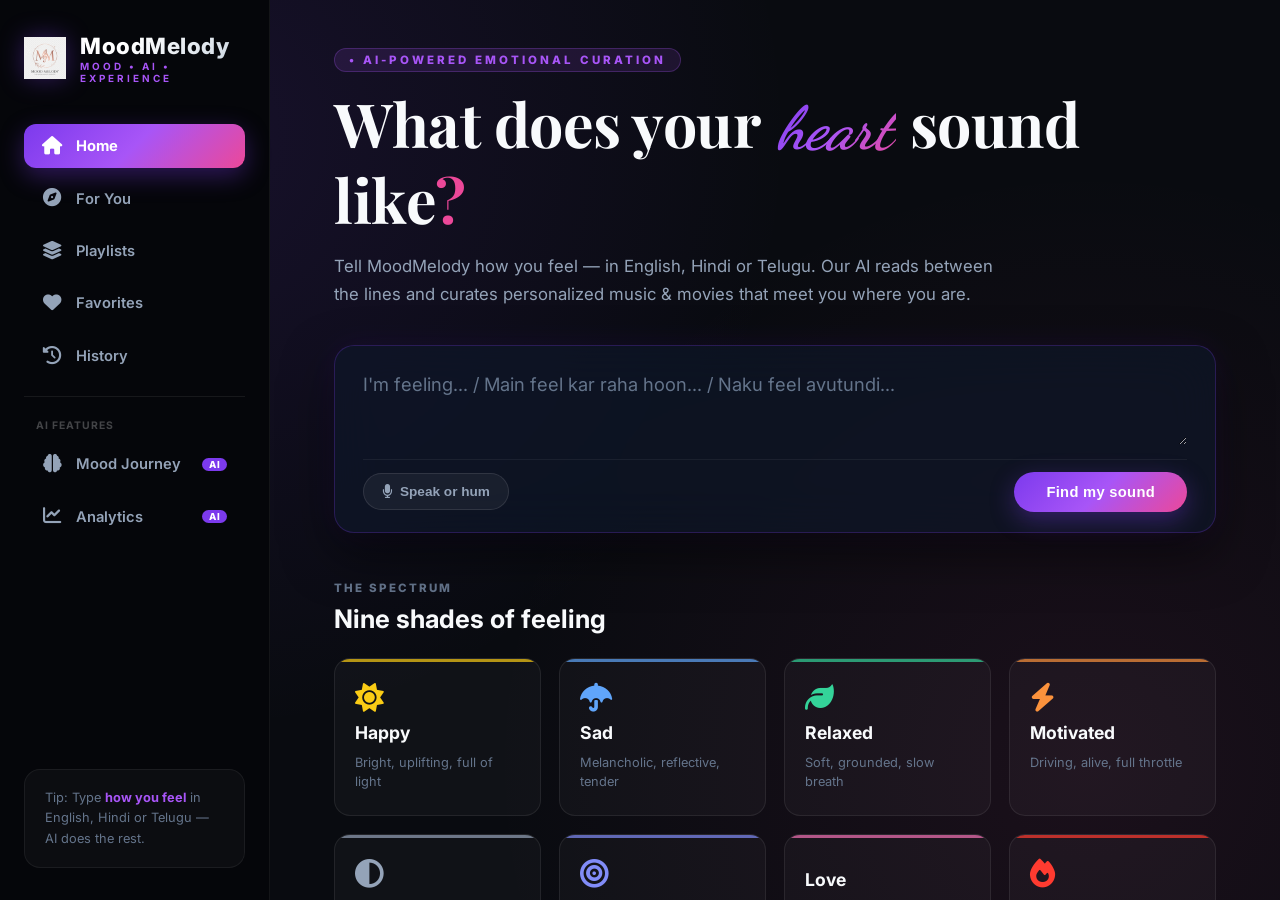
<file: index.html>
<!DOCTYPE html>
<html lang="en">
<head>
    <meta charset="UTF-8">
    <meta name="viewport" content="width=device-width, initial-scale=1.0">
    <title>MoodMelody | AI Music & Movie Recommendations</title>
    <meta name="description" content="MoodMelody — An AI-powered multilingual emotional entertainment platform. Describe your mood in English, Hindi or Telugu and get personalized music and movie recommendations.">
    <link rel="stylesheet" href="static/css/styles.css?v=4.0">
    <link rel="stylesheet" href="static/css/movies.css?v=1.0">
    <link rel="stylesheet" href="https://cdnjs.cloudflare.com/ajax/libs/font-awesome/6.4.0/css/all.min.css">
    <link href="https://fonts.googleapis.com/css2?family=Inter:wght@300;400;500;600;700&family=Playfair+Display:ital,wght@0,700;1,700&family=Dancing+Script:wght@700&display=swap" rel="stylesheet">
</head>
<body>
    <div class="app-shell">

        <!-- ── Sidebar ─────────────────────────────────────────────────────── -->
        <aside class="sidebar">
            <div class="brand">
                <img src="static/img/logo.png" alt="MM" class="logo-img">
                <div class="brand-text">
                    <h1>MoodMelody</h1>
                    <p>MOOD • AI • EXPERIENCE</p>
                </div>
            </div>

            <nav class="main-nav">
                <div class="nav-item active" data-page="home">
                    <i class="fas fa-home"></i>
                    <span>Home</span>
                </div>
                <div class="nav-item" data-page="foryou">
                    <i class="fas fa-compass"></i>
                    <span>For You</span>
                </div>
                <div class="nav-item" data-page="playlists">
                    <i class="fas fa-layer-group"></i>
                    <span>Playlists</span>
                </div>
                <div class="nav-item" data-page="favorites">
                    <i class="fas fa-heart"></i>
                    <span>Favorites</span>
                </div>
                <div class="nav-item" data-page="history">
                    <i class="fas fa-history"></i>
                    <span>History</span>
                </div>

                <div class="nav-divider"></div>
                <p class="nav-section-label">AI FEATURES</p>

                <div class="nav-item" data-page="journey">
                    <i class="fas fa-brain"></i>
                    <span>Mood Journey</span>
                    <span class="nav-badge">AI</span>
                </div>
                <div class="nav-item" data-page="analytics">
                    <i class="fas fa-chart-line"></i>
                    <span>Analytics</span>
                    <span class="nav-badge">AI</span>
                </div>
            </nav>

            <div class="sidebar-tip">
                <p>Tip: Type <em>how you feel</em> in English, Hindi or Telugu — AI does the rest.</p>
            </div>
        </aside>

        <!-- ── Main Content ────────────────────────────────────────────────── -->
        <main class="content">

            <!-- HOME PAGE ──────────────────────────────────────────────────── -->
            <div id="page-home" class="page active">
                <div class="hero">
                    <p class="eyebrow">• AI-POWERED EMOTIONAL CURATION</p>
                    <h1 class="hero-title">What does your <span class="accent-font">heart</span> sound like<span class="dot">?</span></h1>
                    <p class="hero-subtitle">
                        Tell MoodMelody how you feel — in English, Hindi or Telugu. Our AI reads between the lines and curates personalized music &amp; movies that meet you where you are.
                    </p>
                </div>

                <div class="input-section">
                    <div class="text-input-wrapper">
                        <textarea id="mood-input" placeholder="I'm feeling... / Main feel kar raha hoon... / Naku feel avutundi..."></textarea>
                        <div class="input-actions">
                            <button class="voice-btn"><i class="fas fa-microphone"></i> Speak or hum</button>
                            <button id="search-btn" class="submit-btn">Find my sound</button>
                        </div>
                    </div>
                </div>

                <div class="spectrum-section">
                    <p class="section-eyebrow">THE SPECTRUM</p>
                    <h2 class="section-title">Nine shades of feeling</h2>
                    <div class="mood-cards">
                        <div class="mood-card happy" onclick="fetchRecommendations('', 'happy')">
                            <i class="fas fa-sun"></i>
                            <h3>Happy</h3>
                            <p>Bright, uplifting, full of light</p>
                        </div>
                        <div class="mood-card sad" onclick="fetchRecommendations('', 'sad')">
                            <i class="fas fa-umbrella"></i>
                            <h3>Sad</h3>
                            <p>Melancholic, reflective, tender</p>
                        </div>
                        <div class="mood-card calm" onclick="fetchRecommendations('', 'calm')">
                            <i class="fas fa-leaf"></i>
                            <h3>Relaxed</h3>
                            <p>Soft, grounded, slow breath</p>
                        </div>
                        <div class="mood-card energetic" onclick="fetchRecommendations('', 'energetic')">
                            <i class="fas fa-bolt"></i>
                            <h3>Motivated</h3>
                            <p>Driving, alive, full throttle</p>
                        </div>
                        <div class="mood-card neutral" onclick="fetchRecommendations('', 'neutral')">
                            <i class="fas fa-circle-half-stroke"></i>
                            <h3>Neutral</h3>
                            <p>Balanced, steady, in-between</p>
                        </div>
                        <div class="mood-card focused" onclick="fetchRecommendations('', 'focused')">
                            <i class="fas fa-bullseye"></i>
                            <h3>Focused</h3>
                            <p>Locked in, deep, intentional</p>
                        </div>
                        <div class="mood-card romantic" onclick="fetchRecommendations('', 'romantic')">
                            <i class="fas fa-sparkles"></i>
                            <h3>Love</h3>
                            <p>Warm, intimate, slow-glow</p>
                        </div>
                        <div class="mood-card angry" onclick="fetchRecommendations('', 'anger')">
                            <i class="fas fa-fire"></i>
                            <h3>Anger</h3>
                            <p>Raw, fierce, unleashed</p>
                        </div>
                        <div class="mood-card surprise" onclick="fetchRecommendations('', 'surprise')">
                            <i class="fas fa-star-burst"></i>
                            <h3>Surprise</h3>
                            <p>Unexpected, electric, wow</p>
                        </div>
                    </div>
                </div>


            </div>


            <!-- FOR YOU PAGE ────────────────────────────────────────────────── -->
            <div id="page-foryou" class="page">
                <div class="results-container">
                    <div class="results-header">
                        <div class="foryou-title">
                            <p class="eyebrow">• PERSONALIZED FOR YOU</p>
                            <h2>Your <span id="detected-mood-name" style="color: var(--accent)">...</span> Experience</h2>
                            <p id="detected-mood-desc" class="mood-meta-row"></p>
                        </div>
                        <div class="lang-pill-selector">
                            <span class="active" data-lang="all">All</span>
                            <span data-lang="English">English</span>
                            <span data-lang="Hindi">Hindi</span>
                            <span data-lang="Telugu">Telugu</span>
                        </div>
                    </div>

                    <!-- Media Toggle Tabs -->
                    <div class="media-tabs">
                        <button class="media-tab-btn active" data-tab="music" id="tab-music">
                            <i class="fas fa-music"></i> Music Soundscape
                        </button>
                        <button class="media-tab-btn" data-tab="movies" id="tab-movies">
                            <i class="fas fa-film"></i> Cinema Picks
                        </button>
                    </div>

                    <!-- Music Section -->
                    <div id="music-section" class="song-list-section">
                        <div class="song-list" id="song-grid"></div>
                    </div>

                    <!-- Movies Section -->
                    <div id="movie-grid-section" class="hidden">
                        <div class="movie-grid" id="movie-grid"></div>
                    </div>
                </div>
            </div>


            <!-- FAVORITES PAGE ──────────────────────────────────────────────── -->
            <div id="page-favorites" class="page">
                <div class="results-container">
                    <div class="results-header">
                        <div class="foryou-title">
                            <p class="eyebrow">• YOUR LIBRARY</p>
                            <h2>Liked <span style="color: var(--accent)">Songs</span></h2>
                        </div>
                    </div>
                    <div class="song-list" id="favorites-grid"></div>
                </div>
            </div>


            <!-- PLAYLISTS PAGE ──────────────────────────────────────────────── -->
            <div id="page-playlists" class="page">
                <div class="results-container">
                    <div id="playlist-grid-view">
                        <div class="results-header">
                            <div class="foryou-title">
                                <p class="eyebrow">• YOUR COLLECTIONS</p>
                                <h2>Playlists</h2>
                            </div>
                            <button class="submit-btn" onclick="createPlaylist()">+ New Playlist</button>
                        </div>
                        <div class="playlists-container" id="playlists-list"></div>
                    </div>

                    <div id="playlist-detail-view" style="display: none;">
                        <div class="results-header">
                            <div class="foryou-title">
                                <button class="action-btn" onclick="showPlaylistGrid()" style="margin-bottom: 10px;">
                                    <i class="fas fa-arrow-left"></i> Back
                                </button>
                                <h2 id="current-playlist-name">---</h2>
                            </div>
                            <button class="action-btn" onclick="deleteCurrentPlaylist()" style="color: #ff476f;">
                                <i class="fas fa-trash"></i> Delete Playlist
                            </button>
                        </div>
                        <div class="song-list" id="playlist-songs-grid"></div>
                        <div class="playlist-recs-section" style="margin-top: 40px; border-top: 1px solid #222; padding-top: 30px;">
                            <div class="results-header" style="margin-bottom: 20px;">
                                <div class="foryou-title">
                                    <h3 style="font-size: 1.4rem; font-weight: 700; margin-bottom: 4px;">Recommended</h3>
                                    <p class="subtitle" style="font-size: 0.85rem; color: var(--text-dim);">Based on the tracks in this playlist</p>
                                </div>
                                <button class="action-btn" onclick="refreshPlaylistRecommendations()"><i class="fas fa-sync-alt"></i> Refresh</button>
                            </div>
                            <div class="song-list" id="playlist-recs-grid"></div>
                        </div>
                    </div>
                </div>
            </div>


            <!-- HISTORY PAGE ────────────────────────────────────────────────── -->
            <div id="page-history" class="page">
                <div class="results-container">
                    <div class="results-header">
                        <div class="foryou-title">
                            <p class="eyebrow">• VIBE JOURNEY</p>
                            <h2>Recent <span style="color: var(--accent)">Moods</span></h2>
                        </div>
                        <button class="track-btn" onclick="window.clearHistory()" style="color: #ff476f; border-color: rgba(255,71,111,0.3);">
                            <i class="fas fa-trash"></i> Clear History
                        </button>
                    </div>
                    <div class="history-list" id="history-list"></div>
                </div>
            </div>


            <!-- MOOD JOURNEY PAGE (AI) ──────────────────────────────────────── -->
            <div id="page-journey" class="page">
                <div class="results-container">
                    <div id="mood-journey-container"></div>
                </div>
            </div>


            <!-- ANALYTICS PAGE (AI) ────────────────────────────────────────── -->
            <div id="page-analytics" class="page">
                <div class="results-container">
                    <div id="analytics-container"></div>
                </div>
            </div>

        </main>
    </div>

    <!-- Movie Details Modal (rendered dynamically) -->
    <div id="movie-details-modal" class="modal-backdrop"></div>

    <!-- Playlist Picker Modal -->
    <div id="playlist-picker-modal" class="modal-backdrop" style="display:none;">
        <div class="modal-content" style="max-width: 400px;">
            <h3 style="margin-bottom: 20px;">Add to Playlist</h3>
            <div id="playlist-picker-list"></div>
            <button onclick="document.getElementById('playlist-picker-modal').style.display='none'" style="margin-top:16px; width:100%; padding:10px; background: var(--surface-2); border:none; border-radius:8px; color:var(--text-dim); cursor:pointer;">Cancel</button>
        </div>
    </div>

    <script src="static/js/songs_data.js?v=3.0"></script>
    <script src="static/js/app.js?v=3.0"></script>
    <script type="module" src="static/js/movies.js?v=1.0"></script>
</body>
</html>
</file>
<file: static/css/styles.css>
/* ============================================================
   MoodMelody - Royal Amethyst & Obsidian Glass Theme
   Ultra-premium, professional multimodal AI recommendation platform design.
   ============================================================ */

:root {
    --bg: #090B10;
    --sidebar-bg: #05060A;
    --accent: #7C3AED;
    --accent-light: #A855F7;
    --accent-pink: #EC4899;
    --accent-gradient: linear-gradient(135deg, #7C3AED 0%, #A855F7 50%, #EC4899 100%);
    --accent-glow: rgba(124, 58, 237, 0.35);
    --text-main: #F8FAFC;
    --text-dim: #94A3B8;
    --text-muted: #64748B;
    --card-bg: rgba(255, 255, 255, 0.03);
    --card-border: rgba(255, 255, 255, 0.08);
    --card-hover-border: rgba(168, 85, 247, 0.4);
    --input-bg: rgba(255, 255, 255, 0.04);
    --input-border: rgba(124, 58, 237, 0.25);
    --surface-glass: rgba(15, 23, 42, 0.65);
}

* {
    margin: 0;
    padding: 0;
    box-sizing: border-box;
}

body {
    background-color: var(--bg);
    color: var(--text-main);
    font-family: 'Inter', system-ui, -apple-system, sans-serif;
    overflow: hidden;
    background-image: 
        radial-gradient(circle at 15% 15%, rgba(124, 58, 237, 0.12) 0%, transparent 45%),
        radial-gradient(circle at 85% 85%, rgba(236, 72, 153, 0.08) 0%, transparent 45%);
}

.page {
    display: none;
    animation: fadeIn 0.4s cubic-bezier(0.16, 1, 0.3, 1);
}

.page.active {
    display: block;
}

@keyframes fadeIn {
    from { opacity: 0; transform: translateY(12px); }
    to { opacity: 1; transform: translateY(0); }
}

.app-shell {
    display: flex;
    height: 100vh;
}

/* ── Sidebar ─────────────────────────────────────────────────── */
.sidebar {
    width: 270px;
    background-color: var(--sidebar-bg);
    padding: 32px 24px;
    display: flex;
    flex-direction: column;
    border-right: 1px solid rgba(255, 255, 255, 0.06);
    backdrop-filter: blur(20px);
    z-index: 10;
}

.brand {
    display: flex;
    align-items: center;
    gap: 14px;
    margin-bottom: 40px;
}

.logo-img {
    width: 42px;
    height: 42px;
    filter: drop-shadow(0 0 12px var(--accent-glow));
}

.brand-text h1 {
    font-size: 1.4rem;
    font-weight: 800;
    letter-spacing: 0.5px;
    background: linear-gradient(135deg, #FFF 30%, #CBD5E1 100%);
    -webkit-background-clip: text;
    -webkit-text-fill-color: transparent;
}

.brand-text p {
    font-size: 0.62rem;
    color: var(--accent-light);
    letter-spacing: 3px;
    font-weight: 700;
    margin-top: 1px;
}

.main-nav {
    display: flex;
    flex-direction: column;
    gap: 8px;
}

.nav-item {
    display: flex;
    align-items: center;
    gap: 14px;
    padding: 13px 18px;
    border-radius: 12px;
    color: var(--text-dim);
    cursor: pointer;
    transition: all 0.22s ease;
    font-weight: 600;
    font-size: 0.92rem;
}

.nav-item:hover {
    color: var(--text-main);
    background: rgba(255, 255, 255, 0.05);
    transform: translateX(4px);
}

.nav-item.active {
    background: var(--accent-gradient);
    color: #FFFFFF;
    box-shadow: 0 8px 24px var(--accent-glow);
    font-weight: 700;
}

.nav-item i {
    width: 20px;
    font-size: 1.15rem;
    text-align: center;
}

.sidebar-tip {
    margin-top: auto;
    background: rgba(255, 255, 255, 0.03);
    border: 1px solid rgba(255, 255, 255, 0.06);
    padding: 18px 20px;
    border-radius: 16px;
    font-size: 0.8rem;
    color: var(--text-muted);
    line-height: 1.6;
}

.sidebar-tip em {
    color: var(--accent-light);
    font-style: normal;
    font-weight: 700;
}

/* ── Content Container ───────────────────────────────────────── */
.content {
    flex: 1;
    padding: 48px 64px;
    overflow-y: auto;
    scrollbar-width: thin;
    scrollbar-color: rgba(255,255,255,0.15) transparent;
}

.content::-webkit-scrollbar {
    width: 6px;
}
.content::-webkit-scrollbar-thumb {
    background: rgba(255,255,255,0.15);
    border-radius: 3px;
}

/* ── Hero Section (Redesigned Spacing & Typography) ──────────── */
.hero {
    margin-bottom: 36px;
}

.eyebrow {
    color: var(--accent-light);
    font-size: 0.72rem;
    font-weight: 800;
    letter-spacing: 3px;
    margin-bottom: 16px;
    display: inline-block;
    background: rgba(168, 85, 247, 0.12);
    padding: 4px 14px;
    border-radius: 20px;
    border: 1px solid rgba(168, 85, 247, 0.25);
}

.hero-title {
    font-family: 'Playfair Display', serif;
    font-size: 3.8rem;
    line-height: 1.15;
    margin-bottom: 18px;
    max-width: 880px;
    color: #F8FAFC;
    letter-spacing: -0.5px;
}

.accent-font {
    font-family: 'Dancing Script', cursive;
    background: var(--accent-gradient);
    -webkit-background-clip: text;
    -webkit-text-fill-color: transparent;
    font-style: italic;
    font-weight: 700;
    padding: 0 4px;
}

.hero-title .dot {
    color: var(--accent-pink);
}

.hero-subtitle {
    color: var(--text-dim);
    font-size: 1.05rem;
    max-width: 680px;
    line-height: 1.7;
    margin-bottom: 0;
    font-weight: 400;
}

/* ── Redesigned Wide Input Section ───────────────────────────── */
.input-section {
    margin-top: 32px;
    margin-bottom: 48px;
    width: 100%;
}

.text-input-wrapper {
    background: var(--surface-glass);
    backdrop-filter: blur(24px);
    border: 1px solid var(--input-border);
    border-radius: 20px;
    padding: 24px 28px 20px;
    width: 100%;
    max-width: 900px;
    box-shadow: 
        0 20px 50px rgba(0, 0, 0, 0.5),
        0 0 30px rgba(124, 58, 237, 0.1);
    transition: all 0.25s ease;
    display: flex;
    flex-direction: column;
    gap: 14px;
}

.text-input-wrapper:focus-within {
    border-color: var(--accent-light);
    box-shadow: 
        0 24px 60px rgba(0, 0, 0, 0.6),
        0 0 40px rgba(168, 85, 247, 0.25);
    transform: translateY(-2px);
}

textarea {
    width: 100%;
    background: transparent;
    border: none;
    color: #F8FAFC;
    font-family: 'Inter', sans-serif;
    font-size: 1.15rem;
    line-height: 1.6;
    min-height: 75px;
    outline: none;
    resize: vertical;
}

textarea::placeholder {
    color: var(--text-muted);
    font-weight: 400;
}

.input-actions {
    display: flex;
    justify-content: space-between;
    align-items: center;
    padding-top: 12px;
    border-top: 1px solid rgba(255, 255, 255, 0.06);
}

.voice-btn {
    background: rgba(255, 255, 255, 0.05);
    border: 1px solid rgba(255, 255, 255, 0.1);
    color: var(--text-dim);
    display: flex;
    align-items: center;
    gap: 8px;
    cursor: pointer;
    font-size: 0.85rem;
    font-weight: 600;
    padding: 10px 18px;
    border-radius: 50px;
    transition: all 0.2s ease;
}

.voice-btn:hover {
    color: #FFFFFF;
    background: rgba(255, 255, 255, 0.1);
    border-color: rgba(255, 255, 255, 0.2);
}

.voice-btn.recording {
    color: #FF476F !important;
    background: rgba(255, 71, 111, 0.15) !important;
    border-color: rgba(255, 71, 111, 0.4) !important;
    animation: voicePulse 1.5s infinite;
}

@keyframes voicePulse {
    0% { transform: scale(1); opacity: 1; }
    50% { transform: scale(1.04); opacity: 0.8; }
    100% { transform: scale(1); opacity: 1; }
}

.submit-btn {
    background: var(--accent-gradient);
    color: #FFFFFF;
    border: none;
    padding: 12px 32px;
    border-radius: 50px;
    font-weight: 700;
    font-size: 0.92rem;
    cursor: pointer;
    transition: all 0.22s ease;
    box-shadow: 0 8px 24px var(--accent-glow);
    letter-spacing: 0.3px;
}

.submit-btn:hover {
    transform: translateY(-2px);
    box-shadow: 0 12px 32px rgba(168, 85, 247, 0.5);
}

/* ── Spectrum Grid ────────────────────────────────────────────── */
.spectrum-section {
    margin-top: 48px;
}

.section-eyebrow {
    color: var(--text-muted);
    font-size: 0.72rem;
    font-weight: 800;
    letter-spacing: 2px;
    margin-bottom: 8px;
}

.section-title {
    font-size: 1.6rem;
    font-weight: 700;
    color: #F8FAFC;
    margin-bottom: 24px;
}

.mood-cards {
    display: grid;
    grid-template-columns: repeat(auto-fill, minmax(180px, 1fr));
    gap: 18px;
}

.mood-card {
    background: var(--card-bg);
    border: 1px solid var(--card-border);
    border-radius: 16px;
    padding: 24px 20px;
    cursor: pointer;
    transition: all 0.25s cubic-bezier(0.16, 1, 0.3, 1);
    display: flex;
    flex-direction: column;
    gap: 10px;
    position: relative;
    overflow: hidden;
}

.mood-card::before {
    content: '';
    position: absolute;
    top: 0;
    left: 0;
    width: 100%;
    height: 3px;
    background: var(--card-color, var(--accent-light));
    opacity: 0.7;
    transition: opacity 0.2s;
}

.mood-card:hover {
    transform: translateY(-6px);
    background: rgba(255, 255, 255, 0.06);
    border-color: var(--card-hover-border);
    box-shadow: 0 16px 36px rgba(0, 0, 0, 0.4);
}

.mood-card i {
    font-size: 1.8rem;
    color: var(--card-color, var(--accent-light));
}

.mood-card h3 {
    font-size: 1.1rem;
    font-weight: 700;
    color: #F8FAFC;
}

.mood-card p {
    font-size: 0.8rem;
    color: var(--text-muted);
    line-height: 1.5;
}

.mood-card.happy { --card-color: #FACC15; }
.mood-card.sad { --card-color: #60A5FA; }
.mood-card.calm { --card-color: #34D399; }
.mood-card.energetic { --card-color: #FB923C; }
.mood-card.neutral { --card-color: #94A3B8; }
.mood-card.focused { --card-color: #818CF8; }
.mood-card.romantic { --card-color: #F472B6; }
.mood-card.angry { --card-color: #F87171; }
.mood-card.surprise { --card-color: #FBBF24; }

/* ── Results Container & Song Grid ────────────────────────────── */
.results-container {
    padding-bottom: 60px;
}

.results-header {
    display: flex;
    justify-content: space-between;
    align-items: flex-end;
    margin-bottom: 28px;
    flex-wrap: wrap;
    gap: 16px;
}

.foryou-title h2 {
    font-size: 2rem;
    font-weight: 800;
    color: #F8FAFC;
}

.lang-pill-selector {
    display: flex;
    gap: 8px;
    background: rgba(255, 255, 255, 0.04);
    padding: 4px;
    border-radius: 50px;
    border: 1px solid rgba(255, 255, 255, 0.08);
}

.lang-pill-selector span {
    padding: 6px 18px;
    border-radius: 50px;
    font-size: 0.82rem;
    font-weight: 600;
    color: var(--text-dim);
    cursor: pointer;
    transition: all 0.2s ease;
}

.lang-pill-selector span:hover {
    color: #FFFFFF;
}

.lang-pill-selector span.active {
    background: var(--accent-gradient);
    color: #FFFFFF;
    font-weight: 700;
    box-shadow: 0 4px 12px var(--accent-glow);
}

/* ── Modern Soundscape Track Rows ────────────────────────────── */
.track-table {
    display: flex;
    flex-direction: column;
    gap: 8px;
    width: 100%;
}

.track-row {
    display: flex;
    align-items: center;
    gap: 16px;
    padding: 12px 18px;
    background: var(--card-bg);
    border: 1px solid var(--card-border);
    border-radius: 14px;
    transition: all 0.22s ease;
    position: relative;
    overflow: hidden;
}

.track-row:hover {
    background: rgba(255, 255, 255, 0.05);
    border-color: var(--card-hover-border);
    transform: translateX(4px);
    box-shadow: 0 8px 24px rgba(0, 0, 0, 0.4);
}

.track-index {
    font-size: 0.85rem;
    font-weight: 700;
    color: var(--text-muted);
    width: 24px;
    text-align: center;
    flex-shrink: 0;
}

.track-cover-wrapper {
    position: relative;
    width: 48px;
    height: 48px;
    flex-shrink: 0;
    border-radius: 10px;
    overflow: hidden;
    box-shadow: 0 4px 12px rgba(0, 0, 0, 0.3);
}

.track-cover {
    width: 100%;
    height: 100%;
    object-fit: cover;
    transition: transform 0.3s ease;
}

.track-row:hover .track-cover {
    transform: scale(1.1);
}

.track-info {
    flex: 1;
    display: flex;
    flex-direction: column;
    gap: 3px;
    min-width: 0;
}

.track-name {
    font-size: 0.95rem;
    font-weight: 700;
    color: #F8FAFC;
    white-space: nowrap;
    overflow: hidden;
    text-overflow: ellipsis;
}

.track-artist {
    font-size: 0.8rem;
    color: var(--text-dim);
    white-space: nowrap;
    overflow: hidden;
    text-overflow: ellipsis;
}

.track-album {
    font-size: 0.82rem;
    color: var(--text-muted);
    width: 180px;
    white-space: nowrap;
    overflow: hidden;
    text-overflow: ellipsis;
    flex-shrink: 0;
}

.track-duration {
    font-size: 0.78rem;
    font-weight: 600;
    color: var(--text-muted);
    background: rgba(255, 255, 255, 0.05);
    padding: 3px 10px;
    border-radius: 12px;
    flex-shrink: 0;
}

.track-actions {
    display: flex;
    align-items: center;
    gap: 8px;
    flex-shrink: 0;
}

.track-btn {
    background: rgba(255, 255, 255, 0.05);
    border: 1px solid rgba(255, 255, 255, 0.08);
    color: var(--text-dim);
    font-size: 0.8rem;
    font-weight: 600;
    padding: 7px 14px;
    border-radius: 20px;
    cursor: pointer;
    transition: all 0.2s ease;
    display: flex;
    align-items: center;
    gap: 6px;
}

.track-btn:hover {
    background: rgba(255, 255, 255, 0.12);
    color: #FFFFFF;
    border-color: rgba(255, 255, 255, 0.2);
}

.track-btn.liked {
    background: rgba(236, 72, 153, 0.15);
    color: var(--accent-pink);
    border-color: rgba(236, 72, 153, 0.3);
}

/* ── Modern Vibe History Feed ────────────────────────────────── */
.history-feed {
    display: flex;
    flex-direction: column;
    gap: 12px;
    max-width: 860px;
}

.history-card {
    background: var(--surface-glass);
    backdrop-filter: blur(16px);
    border: 1px solid var(--card-border);
    border-radius: 16px;
    padding: 16px 20px;
    display: flex;
    align-items: center;
    justify-content: space-between;
    gap: 16px;
    transition: all 0.22s ease;
}

.history-card:hover {
    background: rgba(255, 255, 255, 0.06);
    border-color: var(--card-hover-border);
    transform: translateY(-2px);
    box-shadow: 0 10px 30px rgba(0, 0, 0, 0.4);
}

.history-left {
    display: flex;
    align-items: center;
    gap: 16px;
    flex: 1;
    min-width: 0;
}

.history-mood-badge {
    width: 44px;
    height: 44px;
    border-radius: 12px;
    background: var(--accent-gradient);
    display: flex;
    align-items: center;
    justify-content: center;
    font-size: 1.3rem;
    box-shadow: 0 4px 16px var(--accent-glow);
    flex-shrink: 0;
}

.history-details {
    display: flex;
    flex-direction: column;
    gap: 4px;
    min-width: 0;
}

.history-prompt {
    font-size: 0.95rem;
    font-weight: 600;
    color: #F8FAFC;
    white-space: nowrap;
    overflow: hidden;
    text-overflow: ellipsis;
}

.history-meta {
    display: flex;
    align-items: center;
    gap: 10px;
    font-size: 0.78rem;
    color: var(--text-muted);
}

.history-mood-chip {
    padding: 2px 10px;
    border-radius: 12px;
    background: rgba(168, 85, 247, 0.15);
    color: var(--accent-light);
    font-weight: 700;
    text-transform: capitalize;
}

.history-replay-btn {
    background: var(--accent-gradient);
    color: #FFFFFF;
    border: none;
    padding: 8px 18px;
    border-radius: 20px;
    font-size: 0.8rem;
    font-weight: 700;
    cursor: pointer;
    transition: all 0.2s ease;
    display: flex;
    align-items: center;
    gap: 6px;
    box-shadow: 0 4px 12px var(--accent-glow);
    flex-shrink: 0;
}

.history-replay-btn:hover {
    transform: scale(1.05);
    box-shadow: 0 6px 18px rgba(168, 85, 247, 0.5);
}

/* ── Responsive Adjustments ───────────────────────────────────── */
@media (max-width: 900px) {
    .content {
        padding: 32px 24px;
    }
    .hero-title {
        font-size: 2.8rem;
    }
    .hero-subtitle {
        font-size: 0.95rem;
    }
    .text-input-wrapper {
        max-width: 100%;
        padding: 18px 20px 16px;
    }
    .sidebar {
        width: 220px;
        padding: 24px 16px;
    }
    .track-album {
        display: none;
    }
}

@media (max-width: 600px) {
    .app-shell {
        flex-direction: column;
    }
    .sidebar {
        width: 100%;
        height: auto;
        padding: 16px 20px;
        border-right: none;
        border-bottom: 1px solid rgba(255,255,255,0.06);
    }
    .hero-title {
        font-size: 2.2rem;
    }
    .content {
        padding: 24px 16px;
    }
}
</file>
<file: static/css/movies.css>
/* ============================================================
   MoodMelody AI Platform - movies.css
   Styles for: Movie Cards, Modal, Media Tabs, Mood Journey,
               Analytics Dashboard, Skeleton Loaders, and AI UI
   ============================================================ */

/* ── Media Tab Toggle ──────────────────────────────────────── */
.media-tabs {
    display: flex;
    gap: 8px;
    margin: 20px 0 24px;
    background: rgba(255,255,255,0.04);
    border-radius: 12px;
    padding: 5px;
    width: fit-content;
}

.media-tab-btn {
    display: flex;
    align-items: center;
    gap: 8px;
    padding: 10px 24px;
    border: none;
    border-radius: 9px;
    background: transparent;
    color: var(--text-dim, #888);
    font-family: 'Inter', sans-serif;
    font-size: 0.88rem;
    font-weight: 600;
    cursor: pointer;
    transition: all 0.2s ease;
    letter-spacing: 0.3px;
}

.media-tab-btn:hover {
    background: rgba(255,255,255,0.07);
    color: #fff;
}

.media-tab-btn.active {
    background: var(--accent-gradient);
    color: #fff;
    box-shadow: 0 6px 20px var(--accent-glow);
}

/* ── Movie Language Pill Selector ──────────────────────────── */
.movie-lang-pills {
    display: flex;
    gap: 8px;
    margin-bottom: 20px;
    flex-wrap: wrap;
}

.movie-lang-pill {
    padding: 6px 18px;
    border-radius: 20px;
    background: rgba(255,255,255,0.05);
    border: 1px solid rgba(255,255,255,0.1);
    color: var(--text-dim, #888);
    font-size: 0.82rem;
    font-weight: 600;
    cursor: pointer;
    transition: all 0.2s;
    letter-spacing: 0.3px;
}

.movie-lang-pill:hover { background: rgba(255,255,255,0.1); color: #fff; }
.movie-lang-pill.active {
    background: var(--accent, #ff4b6e);
    border-color: var(--accent, #ff4b6e);
    color: #fff;
}

/* ── Movie Grid ────────────────────────────────────────────── */
.movie-grid {
    display: grid;
    grid-template-columns: repeat(auto-fill, minmax(185px, 1fr));
    gap: 20px;
    padding-bottom: 40px;
}

/* ── Movie Card ────────────────────────────────────────────── */
.movie-card {
    background: var(--surface, rgba(255,255,255,0.04));
    border-radius: 14px;
    overflow: hidden;
    border: 1px solid rgba(255,255,255,0.06);
    transition: transform 0.22s ease, box-shadow 0.22s ease;
    cursor: pointer;
    display: flex;
    flex-direction: column;
}

.movie-card:hover {
    transform: translateY(-5px);
    box-shadow: 0 16px 40px rgba(0,0,0,0.5);
    border-color: rgba(255, 75, 110, 0.3);
}

.movie-poster-wrapper {
    position: relative;
    aspect-ratio: 2/3;
    overflow: hidden;
    background: rgba(255,255,255,0.05);
}

.movie-poster {
    width: 100%;
    height: 100%;
    object-fit: cover;
    transition: transform 0.3s ease;
}

.movie-card:hover .movie-poster {
    transform: scale(1.04);
}

.match-badge {
    position: absolute;
    top: 8px;
    left: 8px;
    background: rgba(255, 75, 110, 0.92);
    backdrop-filter: blur(8px);
    color: #fff;
    font-size: 0.72rem;
    font-weight: 700;
    padding: 3px 9px;
    border-radius: 20px;
    letter-spacing: 0.3px;
}

.rating-badge {
    position: absolute;
    top: 8px;
    right: 8px;
    background: rgba(0,0,0,0.7);
    backdrop-filter: blur(8px);
    color: #fff;
    font-size: 0.72rem;
    font-weight: 700;
    padding: 3px 8px;
    border-radius: 20px;
}

.movie-info {
    padding: 12px 12px 14px;
    display: flex;
    flex-direction: column;
    gap: 6px;
    flex: 1;
}

.movie-header-row {
    display: flex;
    align-items: baseline;
    justify-content: space-between;
    gap: 6px;
}

.movie-title {
    font-size: 0.88rem;
    font-weight: 700;
    color: #fff;
    margin: 0;
    white-space: nowrap;
    overflow: hidden;
    text-overflow: ellipsis;
    flex: 1;
}

.movie-year {
    font-size: 0.75rem;
    color: var(--text-dim, #888);
    flex-shrink: 0;
}

.movie-tags {
    display: flex;
    flex-wrap: wrap;
    gap: 4px;
}

.lang-tag, .genre-tag {
    font-size: 0.70rem;
    font-weight: 600;
    padding: 2px 8px;
    border-radius: 10px;
    letter-spacing: 0.2px;
}

.lang-tag {
    background: rgba(91, 141, 239, 0.18);
    color: #5B8DEF;
    border: 1px solid rgba(91, 141, 239, 0.25);
}

.genre-tag {
    background: rgba(255,255,255,0.07);
    color: var(--text-dim, #888);
    border: 1px solid rgba(255,255,255,0.08);
}

.explainable-box {
    display: flex;
    align-items: center;
    background: rgba(255,75,110,0.07);
    border: 1px solid rgba(255,75,110,0.12);
    border-radius: 7px;
    padding: 5px 8px;
    font-size: 0.75rem;
    cursor: default;
}

.movie-card-actions {
    display: flex;
    gap: 6px;
    margin-top: 4px;
}

.btn-movie-action {
    flex: 1;
    padding: 7px 10px;
    border-radius: 8px;
    border: 1px solid rgba(255,255,255,0.1);
    background: rgba(255,255,255,0.05);
    color: var(--text-dim, #aaa);
    font-size: 0.75rem;
    font-weight: 600;
    cursor: pointer;
    transition: all 0.2s;
    display: flex;
    align-items: center;
    justify-content: center;
    gap: 5px;
}

.btn-movie-action:hover { background: rgba(255,255,255,0.12); color: #fff; }
.btn-details:hover { background: rgba(255,75,110,0.15); color: var(--accent, #ff4b6e); border-color: rgba(255,75,110,0.3); }
.btn-like.active { color: #ff4b6e; background: rgba(255,75,110,0.12); border-color: rgba(255,75,110,0.3); }

/* ── Skeleton Loaders ──────────────────────────────────────── */
.skeleton-card {
    background: rgba(255,255,255,0.04);
    border-radius: 14px;
    overflow: hidden;
    border: 1px solid rgba(255,255,255,0.05);
}

.skeleton-poster {
    aspect-ratio: 2/3;
    background: linear-gradient(90deg, rgba(255,255,255,0.04) 25%, rgba(255,255,255,0.08) 50%, rgba(255,255,255,0.04) 75%);
    background-size: 200% 100%;
    animation: shimmer 1.5s infinite;
}

.skeleton-lines { padding: 12px; display: flex; flex-direction: column; gap: 8px; }
.skeleton-line {
    height: 12px;
    border-radius: 6px;
    background: linear-gradient(90deg, rgba(255,255,255,0.04) 25%, rgba(255,255,255,0.08) 50%, rgba(255,255,255,0.04) 75%);
    background-size: 200% 100%;
    animation: shimmer 1.5s infinite;
}
.skeleton-line.short { width: 60%; }

@keyframes shimmer {
    0% { background-position: -200% 0; }
    100% { background-position: 200% 0; }
}

/* ── Movie Details Modal ───────────────────────────────────── */
.modal-backdrop {
    display: none;
    position: fixed;
    inset: 0;
    background: rgba(0,0,0,0.75);
    backdrop-filter: blur(6px);
    z-index: 1000;
    overflow-y: auto;
    padding: 20px;
    justify-content: center;
    align-items: flex-start;
}

.modal-backdrop.active {
    display: flex;
}

.modal-content.movie-details-content {
    background: #0f0f1a;
    border-radius: 18px;
    border: 1px solid rgba(255,255,255,0.1);
    max-width: 820px;
    width: 100%;
    margin: auto;
    position: relative;
    overflow: hidden;
    box-shadow: 0 40px 80px rgba(0,0,0,0.8);
}

.modal-close {
    position: absolute;
    top: 16px;
    right: 20px;
    z-index: 10;
    background: rgba(0,0,0,0.5);
    border: none;
    color: #fff;
    font-size: 1.5rem;
    width: 36px;
    height: 36px;
    border-radius: 50%;
    cursor: pointer;
    display: flex;
    align-items: center;
    justify-content: center;
    transition: background 0.2s;
}
.modal-close:hover { background: rgba(255,75,110,0.6); }

.movie-modal-hero {
    background-size: cover;
    background-position: center;
    padding: 40px 28px 28px;
}

.movie-modal-hero-body {
    display: flex;
    gap: 24px;
    align-items: flex-end;
}

.modal-poster {
    width: 120px;
    height: 180px;
    object-fit: cover;
    border-radius: 10px;
    box-shadow: 0 8px 30px rgba(0,0,0,0.6);
    flex-shrink: 0;
}

.modal-hero-info { flex: 1; }

.modal-match-tag {
    display: inline-block;
    background: var(--accent, #ff4b6e);
    color: #fff;
    font-size: 0.75rem;
    font-weight: 700;
    padding: 3px 10px;
    border-radius: 20px;
    margin-bottom: 8px;
}

.modal-hero-info h2 {
    font-size: 1.6rem;
    font-weight: 700;
    color: #fff;
    margin: 0 0 6px;
}

.year-text { font-weight: 400; color: rgba(255,255,255,0.5); font-size: 1.1rem; }

.modal-meta { color: rgba(255,255,255,0.6); font-size: 0.85rem; margin: 0 0 10px; }

.modal-genres { display: flex; flex-wrap: wrap; gap: 6px; }
.modal-genre-pill {
    padding: 3px 12px;
    border-radius: 20px;
    background: rgba(255,255,255,0.1);
    border: 1px solid rgba(255,255,255,0.15);
    color: rgba(255,255,255,0.75);
    font-size: 0.75rem;
    font-weight: 600;
}

.modal-body-scroll { padding: 24px 28px; display: flex; flex-direction: column; gap: 20px; }

.modal-section h3 {
    font-size: 0.9rem;
    font-weight: 700;
    text-transform: uppercase;
    letter-spacing: 0.8px;
    color: rgba(255,255,255,0.5);
    margin: 0 0 10px;
    display: flex;
    align-items: center;
    gap: 8px;
}

.movie-overview { color: rgba(255,255,255,0.75); font-size: 0.9rem; line-height: 1.7; margin: 0; }

.explainable-section { background: rgba(255,75,110,0.05); border-radius: 12px; padding: 16px; border: 1px solid rgba(255,75,110,0.15); }
.explainable-list { list-style: none; padding: 0; margin: 0; display: flex; flex-direction: column; gap: 8px; }
.explainable-list li { color: rgba(255,255,255,0.8); font-size: 0.88rem; line-height: 1.5; }

.streaming-platforms { display: flex; flex-wrap: wrap; gap: 8px; align-items: center; }
.platform-pill {
    padding: 6px 14px;
    border-radius: 8px;
    background: rgba(255,255,255,0.07);
    border: 1px solid rgba(255,255,255,0.1);
    color: rgba(255,255,255,0.75);
    font-size: 0.82rem;
    font-weight: 600;
    display: flex;
    align-items: center;
    gap: 6px;
}
.tmdb-link {
    padding: 6px 14px;
    border-radius: 8px;
    background: rgba(91,141,239,0.12);
    border: 1px solid rgba(91,141,239,0.2);
    color: #5B8DEF;
    font-size: 0.82rem;
    font-weight: 600;
    text-decoration: none;
    display: flex;
    align-items: center;
    gap: 6px;
    transition: background 0.2s;
}
.tmdb-link:hover { background: rgba(91,141,239,0.22); }

.similar-movies-grid {
    display: grid;
    grid-template-columns: repeat(4, 1fr);
    gap: 12px;
}

.similar-movie-item {
    display: flex;
    flex-direction: column;
    gap: 6px;
    cursor: pointer;
    border-radius: 10px;
    overflow: hidden;
    transition: transform 0.2s;
    background: rgba(255,255,255,0.04);
}
.similar-movie-item:hover { transform: translateY(-3px); }
.similar-poster { width: 100%; aspect-ratio: 2/3; object-fit: cover; }
.similar-title { font-size: 0.75rem; font-weight: 600; color: rgba(255,255,255,0.8); padding: 0 6px; white-space: nowrap; overflow: hidden; text-overflow: ellipsis; }
.similar-match { font-size: 0.68rem; color: var(--accent, #ff4b6e); padding: 0 6px 6px; font-weight: 700; }

/* ── Mood Meta Chips ───────────────────────────────────────── */
.mood-meta-row { display: flex; flex-wrap: wrap; gap: 8px; margin-top: 8px; }
.mood-meta-chip {
    display: inline-flex;
    align-items: center;
    gap: 5px;
    padding: 4px 12px;
    border-radius: 20px;
    background: rgba(255,255,255,0.06);
    border: 1px solid rgba(255,255,255,0.1);
    font-size: 0.78rem;
    font-weight: 600;
    color: rgba(255,255,255,0.6);
}

/* ── Mood Journey Page ─────────────────────────────────────── */
.journey-hero { margin-bottom: 32px; }
.journey-title { font-size: 2rem; font-weight: 700; margin: 6px 0; }

.journey-stats-grid {
    display: grid;
    grid-template-columns: repeat(auto-fill, minmax(160px, 1fr));
    gap: 14px;
    margin-bottom: 32px;
}

.journey-stat-card {
    background: rgba(255,255,255,0.04);
    border: 1px solid rgba(255,255,255,0.07);
    border-radius: 14px;
    padding: 18px 16px;
    display: flex;
    align-items: center;
    gap: 14px;
}

.stat-icon { font-size: 1.6rem; }
.stat-label { font-size: 0.72rem; color: var(--text-dim, #888); font-weight: 600; text-transform: uppercase; letter-spacing: 0.5px; }
.stat-value { font-size: 1.3rem; font-weight: 700; color: #fff; }

.journey-section { margin-bottom: 32px; }
.section-heading { font-size: 1rem; font-weight: 700; text-transform: uppercase; letter-spacing: 0.8px; color: rgba(255,255,255,0.4); margin-bottom: 16px; }

.mood-bars { display: flex; flex-direction: column; gap: 10px; }
.mood-bar-row { display: flex; align-items: center; gap: 12px; }
.mood-bar-label { font-size: 0.82rem; font-weight: 600; color: rgba(255,255,255,0.7); width: 110px; flex-shrink: 0; }
.mood-bar-track { flex: 1; height: 8px; background: rgba(255,255,255,0.07); border-radius: 4px; overflow: hidden; }
.mood-bar-fill { height: 100%; border-radius: 4px; transition: width 0.6s ease; }
.mood-bar-pct { font-size: 0.78rem; font-weight: 700; color: rgba(255,255,255,0.4); width: 36px; text-align: right; flex-shrink: 0; }

.pref-pills { display: flex; flex-wrap: wrap; gap: 8px; }
.pref-pill {
    padding: 8px 16px;
    border-radius: 20px;
    background: rgba(255,255,255,0.06);
    border: 1px solid rgba(255,255,255,0.1);
    font-size: 0.82rem;
    font-weight: 600;
    color: rgba(255,255,255,0.75);
    display: flex;
    align-items: center;
    gap: 6px;
}
.pref-pill em { color: var(--accent, #ff4b6e); font-style: normal; font-weight: 700; }

.mood-timeline { display: flex; flex-direction: column; gap: 2px; }
.timeline-entry {
    display: flex;
    align-items: flex-start;
    gap: 14px;
    padding: 12px 16px;
    border-radius: 10px;
    background: rgba(255,255,255,0.03);
    border: 1px solid rgba(255,255,255,0.05);
    transition: background 0.2s;
}
.timeline-entry:hover { background: rgba(255,255,255,0.06); }
.timeline-emoji { font-size: 1.4rem; flex-shrink: 0; margin-top: 2px; }
.timeline-content { flex: 1; display: flex; flex-direction: column; gap: 2px; }
.timeline-mood { font-size: 0.9rem; font-weight: 700; color: #fff; }
.timeline-meta { font-size: 0.75rem; color: var(--text-dim, #888); }
.timeline-text { font-size: 0.78rem; color: rgba(255,255,255,0.4); font-style: italic; }
.timeline-time { font-size: 0.72rem; color: rgba(255,255,255,0.3); flex-shrink: 0; white-space: nowrap; }

/* ── Analytics Dashboard ───────────────────────────────────── */
.analytics-subtitle {
    color: var(--text-dim, #888);
    font-size: 0.88rem;
    margin-top: 6px;
    line-height: 1.5;
}

.analytics-section-label {
    font-size: 0.95rem;
    font-weight: 700;
    color: #fff;
    margin: 28px 0 14px 0;
    display: flex;
    align-items: center;
    gap: 8px;
    letter-spacing: 0.2px;
}

.analytics-note {
    background: rgba(91,141,239,0.08);
    border: 1px solid rgba(91,141,239,0.2);
    border-radius: 10px;
    padding: 12px 16px;
    font-size: 0.82rem;
    color: rgba(255,255,255,0.55);
    margin-bottom: 28px;
    display: flex;
    gap: 10px;
    align-items: flex-start;
    line-height: 1.6;
}
.analytics-note i { color: #5B8DEF; margin-top: 2px; flex-shrink: 0; }

.analytics-grid {
    display: grid;
    grid-template-columns: repeat(auto-fill, minmax(200px, 1fr));
    gap: 16px;
    margin-bottom: 24px;
}

.analytics-card {
    background: rgba(255,255,255,0.04);
    border: 1px solid rgba(255,255,255,0.07);
    border-radius: 14px;
    padding: 22px 20px;
    display: flex;
    flex-direction: column;
    gap: 6px;
    position: relative;
}

.analytics-value { font-size: 2.2rem; font-weight: 700; }
.analytics-value--empty { color: rgba(255,255,255,0.25); font-size: 1.8rem; }
.analytics-label { font-size: 0.82rem; font-weight: 700; color: rgba(255,255,255,0.6); text-transform: uppercase; letter-spacing: 0.5px; }
.analytics-desc { font-size: 0.75rem; color: var(--text-dim, #888); line-height: 1.5; }
.analytics-collecting {
    font-size: 0.72rem;
    color: rgba(255,255,255,0.4);
    margin-top: 4px;
    display: flex;
    align-items: center;
    gap: 5px;
}

/* User Activity Section */
.activity-summary-card {
    background: rgba(255,255,255,0.03);
    border: 1px solid rgba(255,255,255,0.07);
    border-radius: 14px;
    padding: 20px;
    margin-bottom: 24px;
}

.activity-stats-grid {
    display: grid;
    grid-template-columns: repeat(auto-fit, minmax(110px, 1fr));
    gap: 14px;
}

.activity-stat {
    display: flex;
    flex-direction: column;
    align-items: center;
    padding: 12px 8px;
    background: rgba(255,255,255,0.02);
    border-radius: 10px;
    text-align: center;
}

.activity-stat-icon {
    font-size: 1.1rem;
    color: var(--accent, #a855f7);
    margin-bottom: 6px;
}

.activity-stat-count {
    font-size: 1.4rem;
    font-weight: 700;
    color: #fff;
}

.activity-stat-label {
    font-size: 0.72rem;
    color: rgba(255,255,255,0.5);
    text-transform: uppercase;
    letter-spacing: 0.5px;
    margin-top: 2px;
}

.activity-insights {
    display: flex;
    gap: 12px;
    flex-wrap: wrap;
    margin-top: 16px;
    padding-top: 14px;
    border-top: 1px solid rgba(255,255,255,0.06);
}

.activity-insight-chip {
    font-size: 0.78rem;
    color: rgba(255,255,255,0.7);
    background: rgba(255,255,255,0.05);
    padding: 4px 12px;
    border-radius: 20px;
    display: inline-flex;
    align-items: center;
    gap: 6px;
}

.analytics-empty-state {
    text-align: center;
    color: rgba(255,255,255,0.4);
    font-size: 0.85rem;
    padding: 20px 0;
    display: flex;
    align-items: center;
    justify-content: center;
    gap: 8px;
}

/* Compact AI Pipeline */
.pipeline-compact {
    display: flex;
    align-items: center;
    flex-wrap: wrap;
    gap: 8px;
    background: rgba(255,255,255,0.03);
    border: 1px solid rgba(255,255,255,0.07);
    border-radius: 14px;
    padding: 16px 20px;
    margin-bottom: 24px;
}

.pipeline-node {
    display: inline-flex;
    align-items: center;
    gap: 6px;
    padding: 6px 12px;
    border-radius: 20px;
    font-size: 0.78rem;
    font-weight: 600;
    transition: all 0.2s ease;
}

.pipeline-node--active {
    background: rgba(168,85,247,0.12);
    border: 1px solid rgba(168,85,247,0.3);
    color: #fff;
}

.pipeline-node--idle {
    background: rgba(255,255,255,0.04);
    border: 1px solid rgba(255,255,255,0.06);
    color: rgba(255,255,255,0.4);
}

.pipeline-node-icon { font-size: 0.9rem; }
.pipeline-node-dot {
    width: 6px;
    height: 6px;
    border-radius: 50%;
    margin-left: 2px;
}
.dot-active { background: #5BCFA2; box-shadow: 0 0 6px rgba(91,207,162,0.6); }
.dot-idle { background: rgba(255,255,255,0.2); }

.pipeline-connector {
    color: rgba(255,255,255,0.2);
    font-size: 0.75rem;
}

.analytics-pipeline-hint {
    font-size: 0.78rem;
    color: rgba(255,255,255,0.4);
    margin-top: -16px;
    margin-bottom: 24px;
    display: flex;
    align-items: center;
    gap: 6px;
}

/* Collapsible sections */
.analytics-collapsible {
    background: rgba(255,255,255,0.03);
    border: 1px solid rgba(255,255,255,0.07);
    border-radius: 14px;
    margin-bottom: 16px;
    overflow: hidden;
}

.analytics-collapsible-header {
    padding: 16px 20px;
    font-size: 0.9rem;
    font-weight: 700;
    color: #fff;
    cursor: pointer;
    display: flex;
    justify-content: space-between;
    align-items: center;
    user-select: none;
    list-style: none;
}

.analytics-collapsible-header::-webkit-details-marker { display: none; }

.analytics-collapsible[open] .analytics-chevron {
    transform: rotate(180deg);
}

.analytics-chevron {
    font-size: 0.8rem;
    color: rgba(255,255,255,0.4);
    transition: transform 0.2s ease;
}

.weights-grid {
    padding: 0 20px 20px 20px;
    display: flex;
    flex-direction: column;
    gap: 10px;
}
.weight-item { display: flex; align-items: center; gap: 12px; }
.weight-label { font-size: 0.82rem; font-weight: 600; color: rgba(255,255,255,0.65); width: 160px; flex-shrink: 0; }
.weight-bar-track { flex: 1; height: 6px; background: rgba(255,255,255,0.07); border-radius: 3px; overflow: hidden; }
.weight-bar-fill { height: 100%; border-radius: 3px; }
.weight-value { font-size: 0.78rem; font-weight: 700; color: rgba(255,255,255,0.45); width: 36px; text-align: right; flex-shrink: 0; }

.weights-note {
    font-size: 0.75rem;
    color: rgba(255,255,255,0.4);
    margin-top: 8px;
    line-height: 1.4;
}

/* Offline Evaluation Table */
.offline-eval-section {
    padding: 0 20px 20px 20px;
}

.offline-eval-note {
    font-size: 0.8rem;
    color: rgba(255,255,255,0.6);
    line-height: 1.5;
    margin-bottom: 14px;
}

.eval-table {
    width: 100%;
    border-collapse: collapse;
    font-size: 0.82rem;
    margin-bottom: 12px;
}

.eval-table th {
    text-align: left;
    padding: 8px 12px;
    background: rgba(255,255,255,0.05);
    color: rgba(255,255,255,0.7);
    font-weight: 700;
    text-transform: uppercase;
    font-size: 0.7rem;
    letter-spacing: 0.5px;
}

.eval-table td {
    padding: 10px 12px;
    border-bottom: 1px solid rgba(255,255,255,0.05);
    color: rgba(255,255,255,0.8);
}

.eval-row-highlight td {
    background: rgba(168,85,247,0.12);
    color: #fff;
    font-weight: 600;
}

.offline-eval-meta {
    font-size: 0.72rem;
    color: rgba(255,255,255,0.35);
    font-style: italic;
}

/* ── Sidebar additions ─────────────────────────────────────── */
.nav-divider {
    height: 1px;
    background: rgba(255,255,255,0.07);
    margin: 10px 0;
}

.nav-section-label {
    font-size: 0.65rem;
    font-weight: 700;
    letter-spacing: 1px;
    color: rgba(255,255,255,0.25);
    padding: 0 12px;
    margin: 4px 0 2px;
}

.nav-badge {
    margin-left: auto;
    font-size: 0.60rem;
    font-weight: 800;
    letter-spacing: 0.3px;
    background: var(--accent, #ff4b6e);
    color: #fff;
    padding: 1px 7px;
    border-radius: 8px;
}

/* ── New mood cards ────────────────────────────────────────── */
.mood-card.angry { --card-color: #FF3B30; }
.mood-card.surprise { --card-color: #FF9800; }

/* ── Hidden utility ────────────────────────────────────────── */
.hidden { display: none !important; }

/* ── Responsive ────────────────────────────────────────────── */
@media (max-width: 768px) {
    .movie-grid {
        grid-template-columns: repeat(2, 1fr);
        gap: 14px;
    }
    .similar-movies-grid {
        grid-template-columns: repeat(2, 1fr);
    }
    .movie-modal-hero-body {
        flex-direction: column;
        align-items: flex-start;
    }
    .modal-poster { width: 90px; height: 135px; }
    .modal-hero-info h2 { font-size: 1.2rem; }
    .analytics-grid { grid-template-columns: repeat(2, 1fr); }
    .journey-stats-grid { grid-template-columns: repeat(2, 1fr); }
}

@media (max-width: 480px) {
    .movie-grid { grid-template-columns: repeat(2, 1fr); gap: 10px; }
    .media-tabs { width: 100%; }
    .media-tab-btn { flex: 1; justify-content: center; padding: 10px 12px; }
}
</file>
